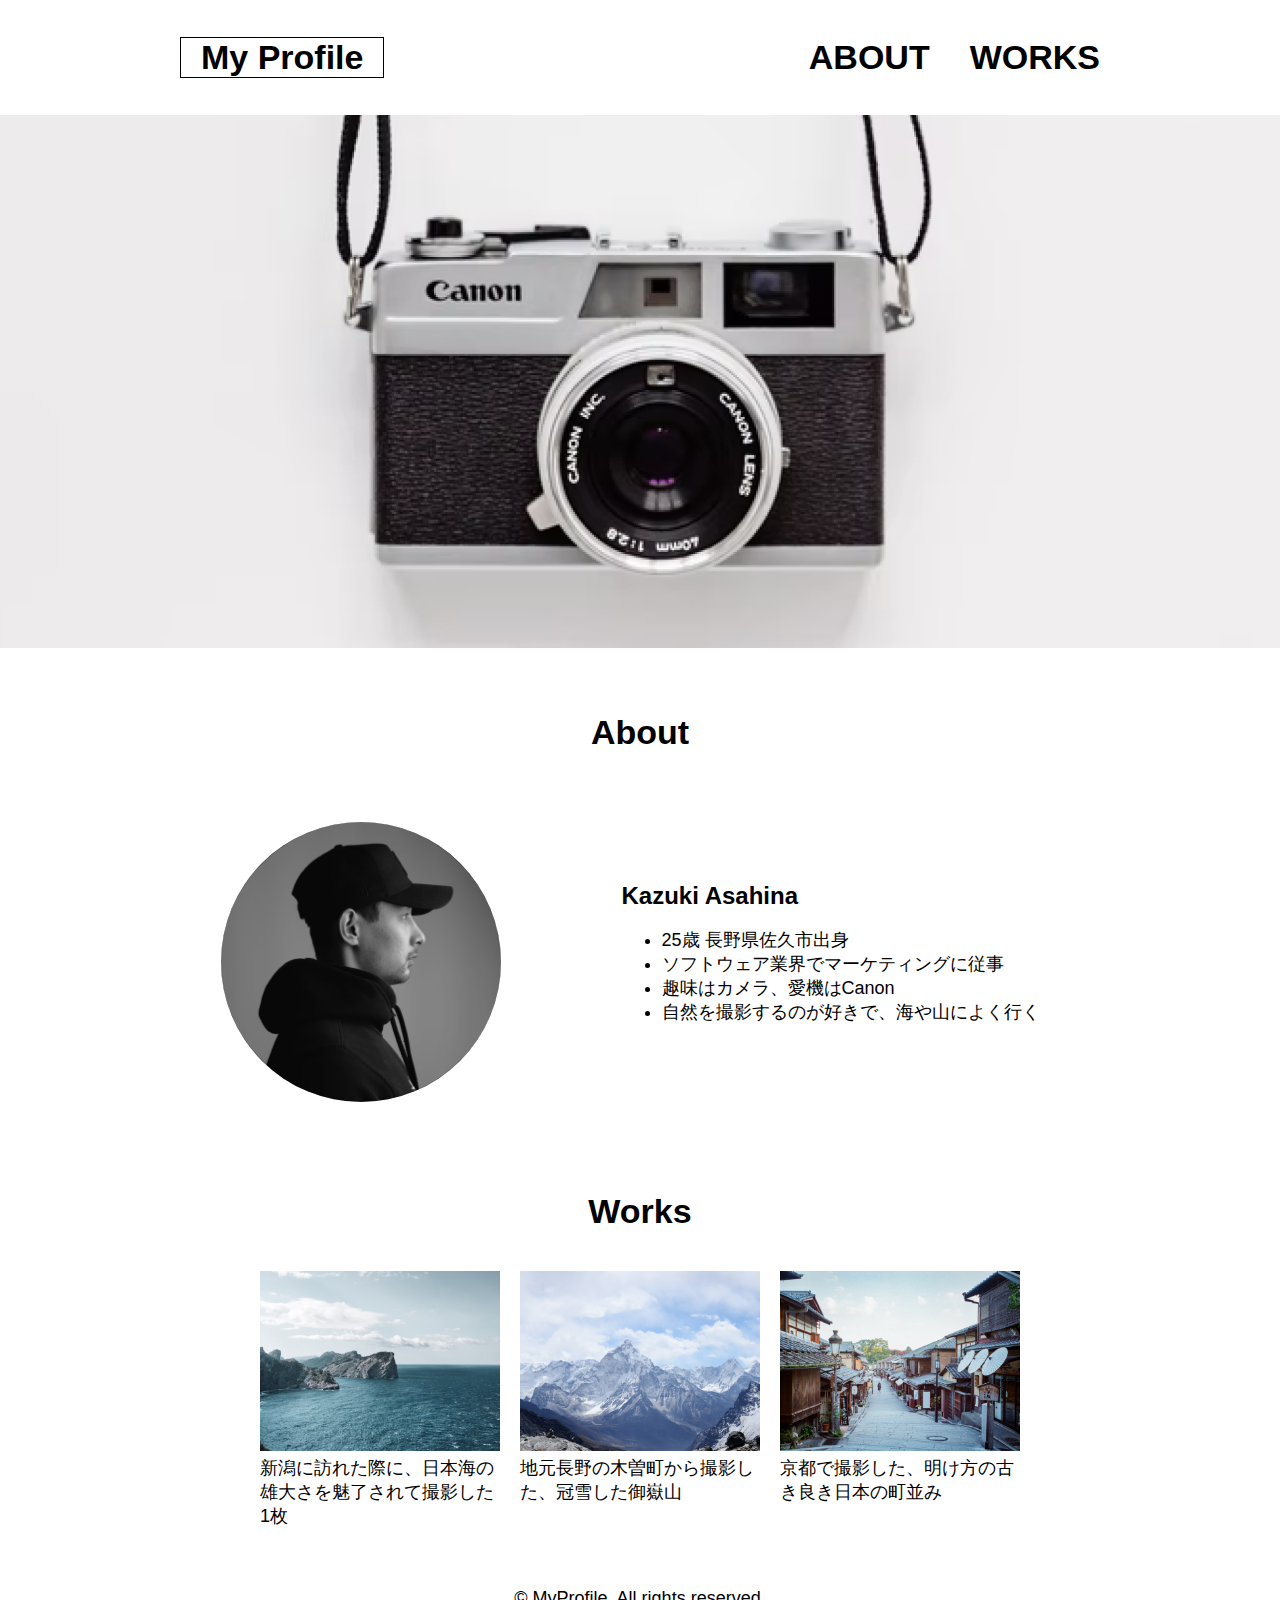
<file: kadai_001/index.html>
<!doctype html>
<html>
<head>
<meta charset="utf-8">
<meta name="viewport" content="width=device-width, initial-scale=1.0">
<meta name="description" content="Kazuki Asahinaの自己紹介と趣味のカメラで撮影した写真を掲載したサイトです。">
<title>MyProfile</title>
	<link rel="stylesheet" href="css/style.css">
</head>

<body>
	<!--ヘッダ-->
	 <header>
    
    <h1><a href="index.html" class="home">
      My Profile</a></h1>
      <!--ナビゲーションリンク-->
      <nav id="nav">
      <ul class="menu">
        <li><a href="index.html#about">ABOUT</a></li>
        <li><a href="index.html#works">WORKS</a></li>
      </ul>
    </nav>
    </div>
    </header>
    
    <main>
      <article>
        <!-- メイン画像 -->
        <div>
          <img src="images/main.png" alt="CanonのCamera">
        </div>

        <!-- About -->
       <section class="about">
        <h2 id="about">About</h2>
        <div class="about-child">
        <img src="images/about.png" alt="KazukiAsahina" class="circle">
        <div class="content">
          <p class="name">Kazuki Asahina</p>
          <ul>
            <li>25歳 長野県佐久市出身</li>
            <li>ソフトウェア業界でマーケティングに従事</li>
            <li>趣味はカメラ、愛機はCanon</li>
            <li>自然を撮影するのが好きで、海や山によく行く</li>
          </ul>
        </div>
      </div>
       </section>
       

        <!-- Works -->
         <section class="works"> 
          <h2 id="works">Works</h2>
          <div class="works-child">
            <div class="item">
            <img src="images/works1.png" alt="日本海">
            <p>新潟に訪れた際に、日本海の雄大さを魅了されて撮影した1枚</p>
          </div>
          <div class="item">
            <img src="images/works2.png" alt="冠雪した御嶽山">
            <p>地元長野の木曽町から撮影した、冠雪した御嶽山</p>
          </div>
          <div class="item">
            <img src="images/works3.png" alt="京都の街並み">
            <p>京都で撮影した、明け方の古き良き日本の町並み</p>
          </div>
          </div>

         </section>
		</article>
		
    </main>

    <!-- フッター -->
    <footer>
     <p>&copy; MyProfile. All rights reserved.</p>
    </footer>
  </body>
</html>
</file>
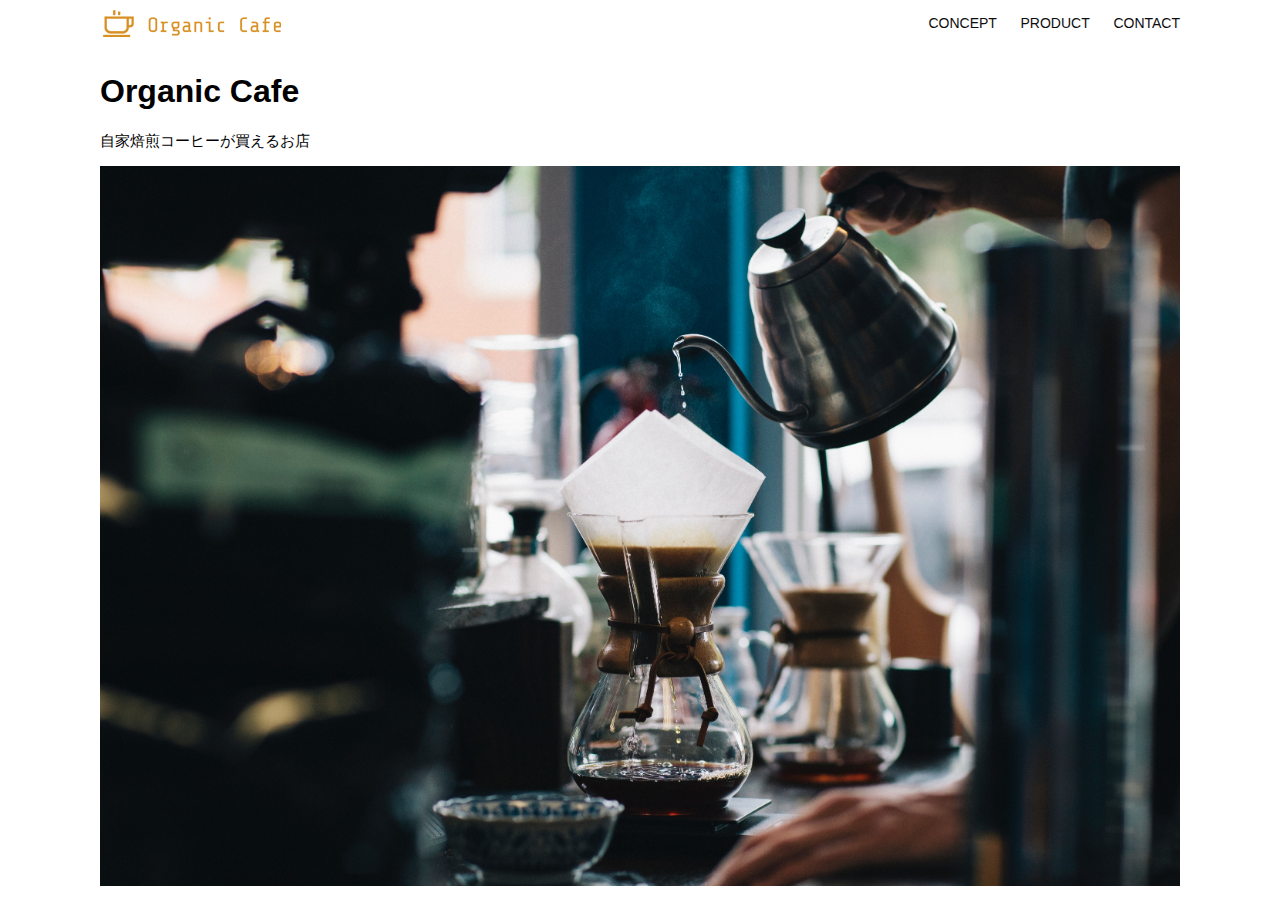
<file: kadai_013/index.html>
<!DOCTYPE html>
<html>
  <head>
    <title>Organic Cafe</title>
    <meta charset="UTF-8" />
    <meta
      name="description"
      content="自家焙煎のコーヒーがお家で楽しめるOrganic Cafe"
    />
    <meta name="viewport" content="width=device-width, initial-scale=1.0" />
    <link rel="stylesheet" href="style.css" />
  </head>
  <body>
    <!-- ヘッダー -->
    <header>
      <!-- ロゴ -->
      <a href="index.html" id="logo"
        ><img src="images/logo.png" alt="トップページに戻る"
      /></a>

      <!-- PC用ナビゲーション -->
      <nav id="nav-pc">
        <a href="index.html#concept">CONCEPT</a>
        <a href="index.html#product">PRODUCT</a>
        <a href="index.html#contact">CONTACT</a>
      </nav>
		<!--スマホ用メニューボタン-->
		<img id="menu-sp" src="images/button-menu.png" alt="ナビゲーションを開く"onclick="document.getElementById('nav-sp').style.display = 'block'">
		
		<!--スマホ用ナビゲーション-->
			
		<nav id="nav-sp">
			<img id="close" src="images/button-close.png" alt="ナビゲーションを閉じる"onclick="document.getElementById('nav-sp').style.display = 'none'">
				
			
			<ul>
			<li><a id="logo-sp" href="index.html" onclick="document.getElementById('nav-sp').style.display = 'none'"><img src="images/logo-sp.png" alt="トップページに戻る"></a></li>
				
				<li><a class="menu" href="index.html#concept" onclick="document.getElementById('nav-sp').style.display = 'none'">CONCEPT</a></li>
					
				<li><a class="menu" href="index.html#product" onclick="document.getElementById('nav-sp').style.display = 'none'">PRODUCT</a></li>
				
				<li><a class="menu" href="index.html#contact" onclick="document.getElementById('nav-sp').style.display = 'none'">CONTACT</a></li>
					
		</ul>
		
		</nav>
		
		
    </header>
    <main>
      <article>
        <!-- メインビジュアル -->
        <section id="main-visual">
          <div id="main-message">
            <h1>Organic Cafe</h1>
            <p>自家焙煎コーヒーが買えるお店</p>
          </div>
          <img
            src="images/main-image.jpg"
            alt="コーヒーをハンドドリップで淹れる画像"
          />
        </section>
      </article>
    </main>
  </body>
</html>
</file>
<file: kadai_001/css/style.css>
@charset "utf-8";
/* CSS Document */

/*PCスマホ共通スタイル*/
* {
  box-sizing: border-box;
}


body {
  padding: 0px;
  margin: 0px;
  font-family: "Noto Sans JP", sans-serif;
  font-size: 18px;
  background-color: #ffffff;

}

p {
  margin: 0;
  color: #000000;
  font-size: 18px;
}

/* ヘッダー */
header {
  margin: 20px auto;
  display: flex;
  justify-content: space-between;
  align-items: center;
  max-width: 960px;

}
 a {
  text-decoration: none;
  font-weight: bold;
  color: #000000;
  

}
/*myprofile*/
h1 {
  font-size: 34px;
  margin: 0 0 0 20px;
  border: 1px #000000 solid;
  padding: 0px 20px;

}
.home {
  text-decoration: none;
}
/*ナビゲーションリンク  */
#nav .menu {
  padding-left: 0;
  display: flex;
}
#nav li {
  list-style: none;
  margin: 0 20px;
}
#nav a {
  font-size: 34px;
}

/*メイン画像*/
img {
  width: 100%;
  margin: 0 auto;
}
h2 {
  margin: 0;
  font-size: 34px;
  text-align: center;
  padding: 60px 0 40px;
}
p,
li {
  font-size: 18px;
}
/*about*/
.about-child {
  display: flex;
  flex-wrap: wrap;
  align-items: center;
  padding: 10px;
  margin: 20px auto;
  max-width: 960px;
  
}
/*画像*/

img {
  margin: 0 auto;
  width: 100%;
}
/*本人の画像*/
.circle {
  border-radius: 50%;
  width: 280px;
  height: 280px;
  margin: 0 auto;


}

/*名前*/
.name {
  font-size: 24px;
  font-weight: bold;
}
/*プロフィール*/
.content {
  margin: 0 auto;
  padding: 0 20px;
}
.name {
  font-size: 24px;
  font-weight: bold;
}

/*works*/
.works-child {
  display: flex;
  justify-content: center;
  margin: 0 auto;
  max-width: 960px;
}
/*worksの説明*/

.item {
  margin: 0 10px;
  padding-bottom: 60px;
  width: 25%;
}

  

/*フッター*/
footer p {
  text-align: center;
  padding-bottom: 20px;
}

/* 横幅が767pxまでの場合 */
@media (max-width: 767px) {
  .item {
    width: 100%;
    text-align: center;
    padding-bottom: 40px;
  }
  /*ヘッダー*/
  header {
    flex-direction: row;
    align-items: start;
  }
  h1 {
    font-size: 28px;
  } 
 #nav .menu {
  float: right;
  flex-direction: row;
  display: flex;
  width: 100%;
 }
  #nav li {
    margin: 0 10px;
  }
  #nav a {
    font-size: 18px;
  }
/*About*/
.about-child {
 flex-direction: column;
 align-items: center;
}

.name {
  text-align: center;
}
/*work*/
.works-child {
  flex-direction: column;
  align-items: center;
}
  .item {
    
    width: 80%;

  }
  img {
    width: 100%;
  }

}
</file>
<file: kadai_013/style.css>
/* PC、スマホ共通スタイル */
body {
  font-family: "Source Sans Pro", "Hiragino Kaku Gothic ProN", Meiryo, Arial,
    sans-serif;
}

p {
  font-size: 15px;
}

#main-visual>img {
  width: 100%;
}

/*================
PC用のスタイル 
=================*/
@media screen and (min-width: 768px) {
  /* 横幅設定 */
  body {
    max-width: 1080px;
    min-width: 960px;
    margin: 0 auto 0 auto;
  }
	
  /* ヘッダー */
  header {
    display: flex;
    justify-content: space-between;
  }

  /* ナビゲーションのレイアウト */
  #nav-pc {
    text-align: right;
    font-size: 14px;
    padding-top: 15px;
  }

  /* ナビゲーションのリンクの装飾設定 */
  #nav-pc>a {
    text-decoration: none;
    margin-left: 20px;
  }

  #nav-pc>a:link {
    color: #0d0d0d;
  }

  #nav-pc>a:visited {
    color: #0d0d0d;
  }

  #nav-pc>a:hover {
    color: #0d0d0d;
    text-decoration: underline;
  }

  #nav-pc>a:active {
    color: #0d0d0d;
  }
	 /* スマホ用ナビゲーションを非表示にする */
  #menu-sp{
    display: none;
  }
  #nav-sp{
    display: none;
  }

}


/*===================
スマートフォン用のスタイル
=====================*/
@media screen and (max-width: 767px){
	
	/*横幅設定*/
	body {
		min-width: 375px;
		margin: 0;
	}
/*PC用ナビゲーションの非表示*/
	#nav-pc {
		display: none;
	}

	/*ハンバーガーメニュー*/
	#menu-sp {
		float: right;
		padding: 0;
		
	}
	
	/*スマホ用ナビゲーションとの表示切替*/
	/*初期状態、レイアウトと非表示設定*/
	
	#nav-sp {
		background-color: #ce933e;
		position: absolute;
		left: 0;
		top: 0;
		height: 100%;
		width: 100%;
		display: none;
		z-index: 100;
	}
	/*×ボタン*/
	#close {
		position: absolute;
		top: 20px;
		right: 20px;
		background-color: transparent;
        border: none;
	}
	/*ナビゲーション用メニューロゴ*/
	#logo-sp {
		margin: 80px 0 20px 20px;
	}

	#nav-sp > ul {
		padding-left: 0;
		margin-top: 80px;
	}
	#nav-sp >li {
		list-style: none;
	}
	#nav-sp >a {
		display: block;
	}
	#nav-sp > a:link {
		color: #ffffff;
	}
	#nav-sp > a:visited {
		color: #ffffff;
	}
	
	#nav-sp > a:hover {
		text-decoration: underline;
	} 
	#nav-sp > a:active {
		color: #ffffff;
	}
	#nav-sp .menu {
		text-decoration: none;
		display: block;
		margin: 20px 20px 20px 20px;
		height: 44px;
		font-size: 16px;
		background-image: url("images/arrow.png");
		background-repeat: no-repeat;
		background-position: right top;
		color: #ffffff;
	}
	
	
}
</file>
